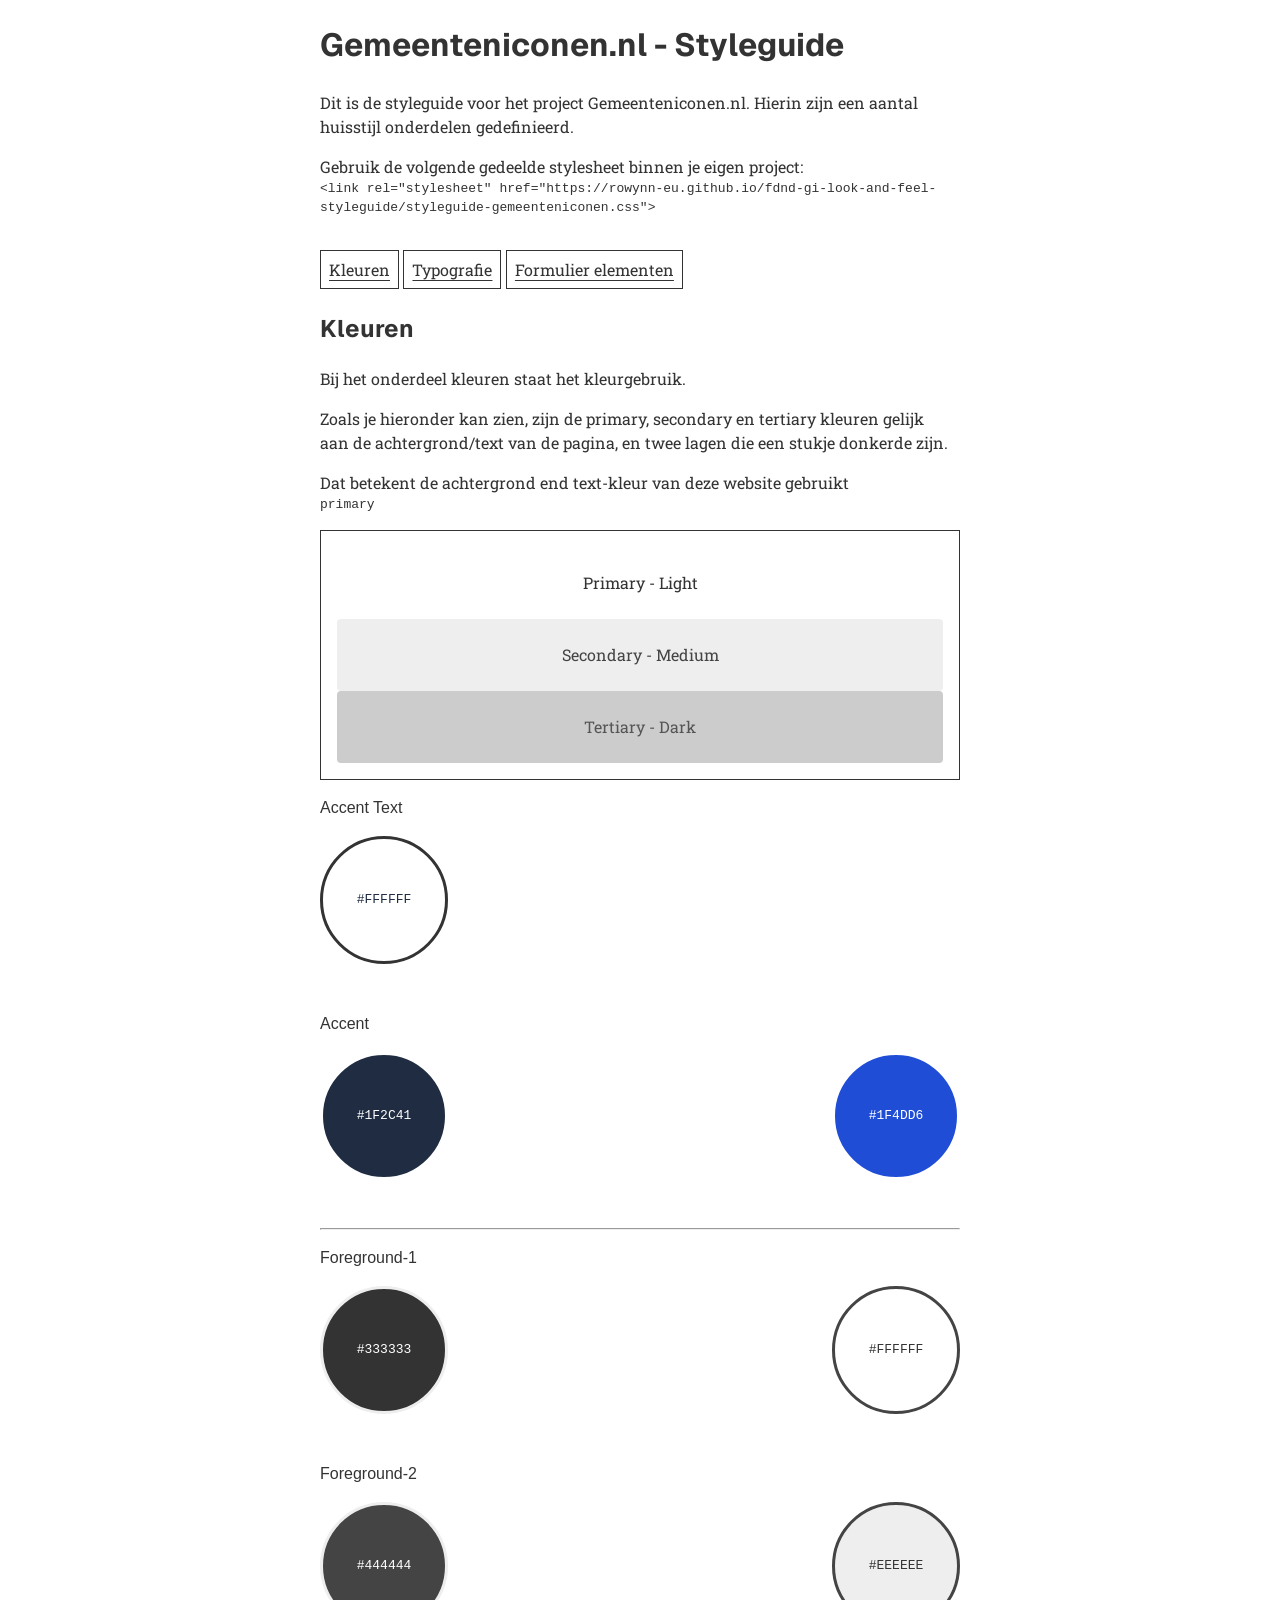
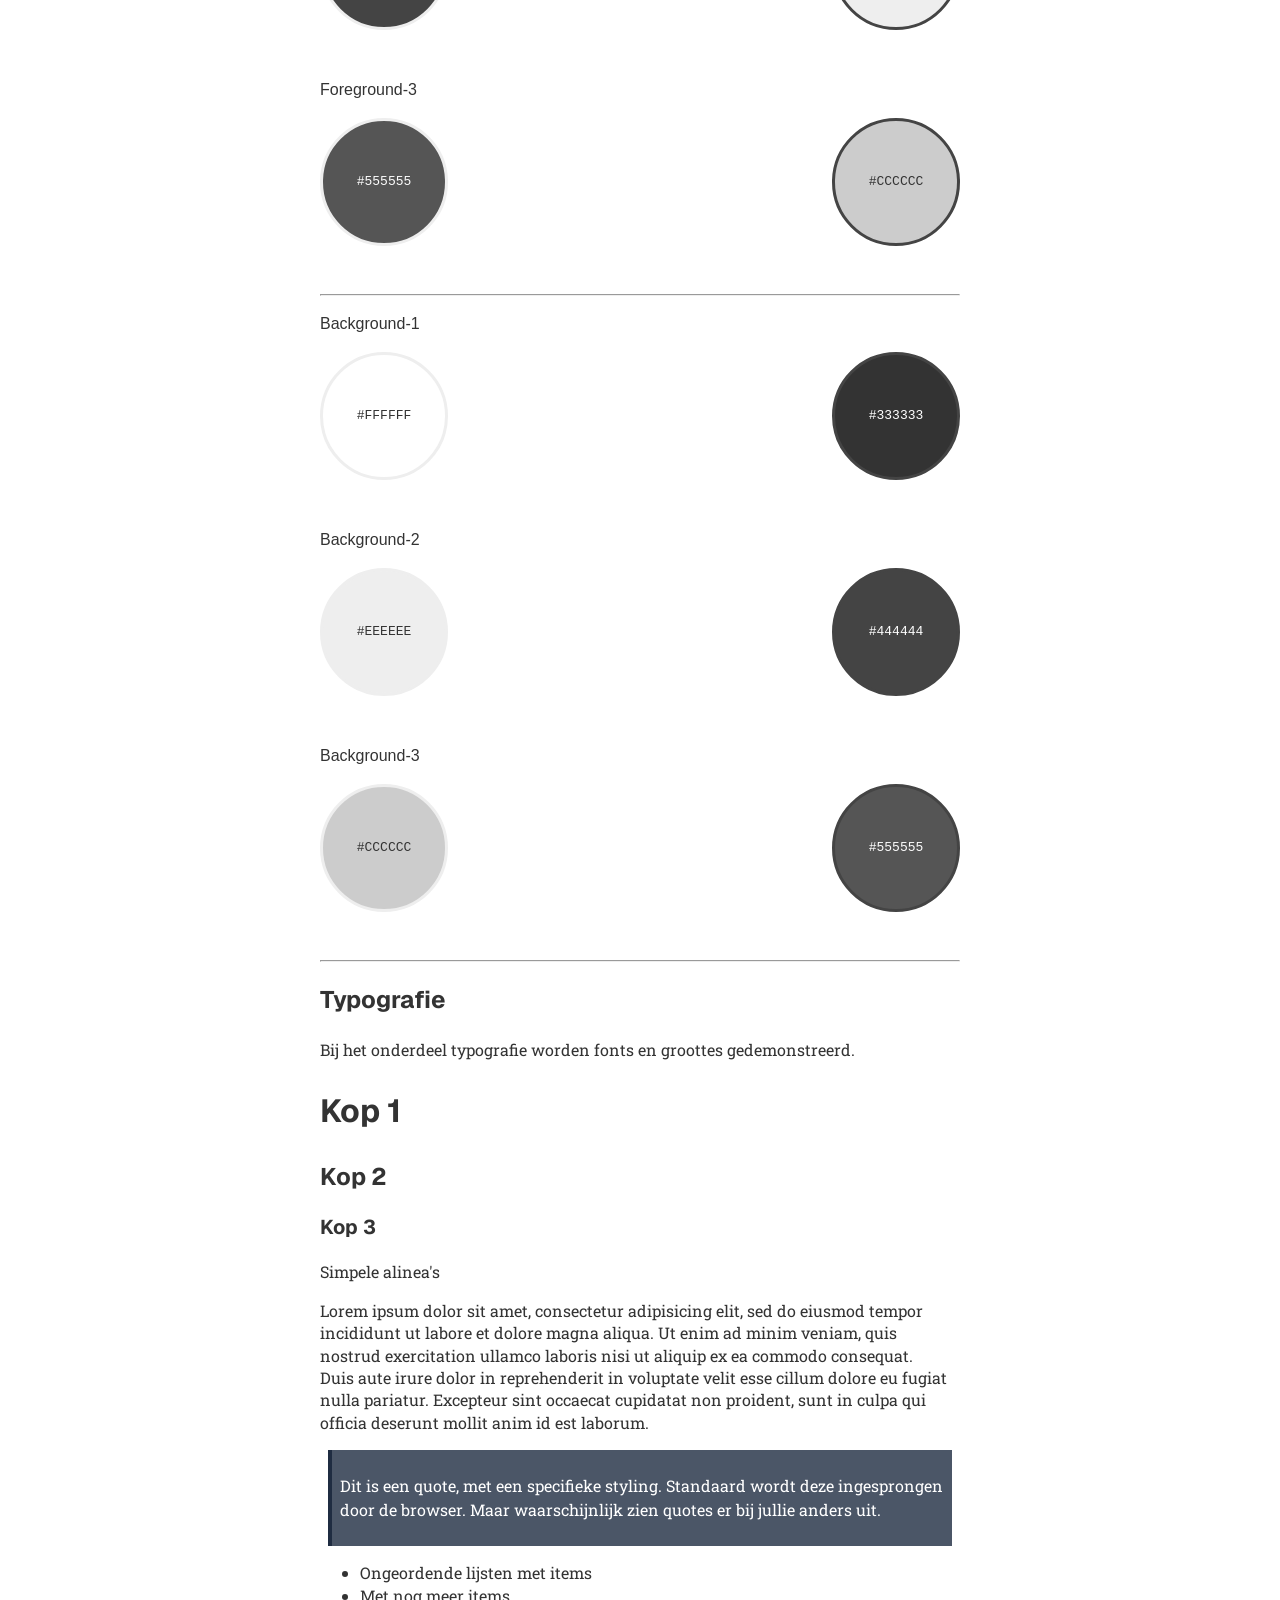
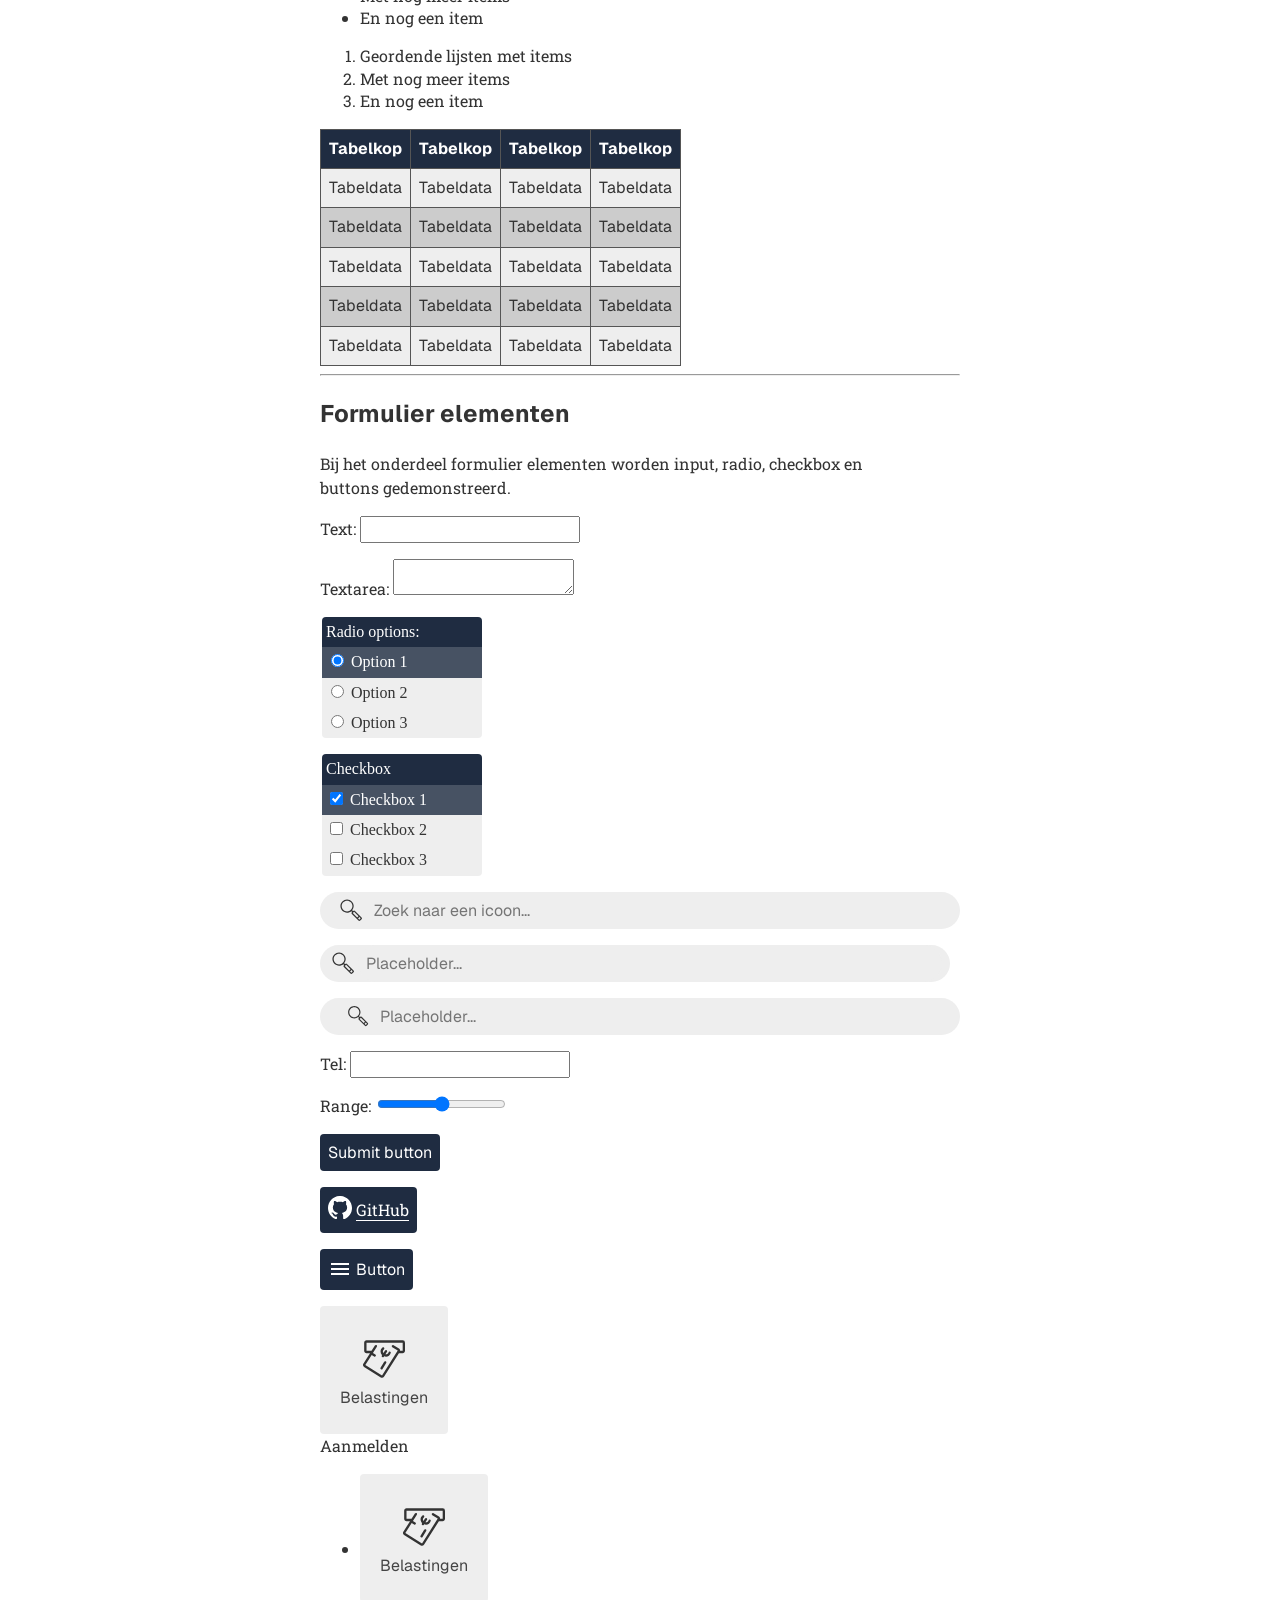
<file: index.html>
<!DOCTYPE html>
<html lang="nl">
  <head>
    <meta charset="utf-8">
    <meta name="viewport" content="width=device-width, initial-scale=1.0">
    <title>Gemeenteniconen.nl - Styleguide</title>
    <link rel="stylesheet" href="index.css">
    <link rel="stylesheet" href="styleguide-gemeenteniconen.css">
  </head>
  <body>

    <header>
      <h1>Gemeenteniconen.nl - Styleguide</h1>
      <p>Dit is de styleguide voor het project Gemeenteniconen.nl. Hierin zijn een aantal huisstijl onderdelen gedefinieerd.</p>
      <p>Gebruik de volgende gedeelde stylesheet binnen je eigen project:
        <!-- Pas deze aan zodra deze repository live staat op GitHub Pages -->
         <br>
        <code>&lt;link rel=&quot;stylesheet&quot; href=&quot;https://rowynn-eu.github.io/fdnd-gi-look-and-feel-styleguide/styleguide-gemeenteniconen.css&quot;&gt;</code>
        <br>
      </p>
    </header>

    <nav>
      <a href="#kleur">Kleuren</a>
      <a href="#typografie">Typografie</a>
      <a href="#formulieren">Formulier elementen</a>
      <!-- En eventueel meer categorieën en componenten -->
    </nav>

<label for="" class="label-filter"></label>
    <section id="kleur">

      <h2>Kleuren</h2>
      <p>Bij het onderdeel kleuren staat het kleurgebruik.</p>

      <p>Zoals je hieronder kan zien, zijn de primary, secondary en tertiary kleuren gelijk aan de achtergrond/text van de pagina, en twee lagen die een stukje donkerde zijn.</p>
      <p>Dat betekent de achtergrond end text-kleur van deze website gebruikt <code> primary </code></p>

      <div style="border: 1px solid var(--fg-0); padding: var(--spacing-md); ">
            <div class="primary button">
              <p>Primary - Light</p>
            </div>
            <div class="secondary button">
              <p>Secondary - Medium</p>
            </div>
            <div class="tertiary button">
              <p>Tertiary - Dark</p>
            </div>
      </div>

      <figure>
        <code class="">#FFFFFF</code>
        <figcaption>Accent Text</figcaption>
      </figure>
      <figure>
        <code class="">#1F2C41</code>
        <code class="">#1F4DD6</code>
        <figcaption>Accent</figcaption>
      </figure>
      <hr>

      <figure>
        <code class="">#333333</code>
        <code class="">#FFFFFF</code>
        <figcaption>Foreground-1</figcaption>
      </figure>
      <figure>
        <code class="">#444444</code>
        <code class="">#EEEEEE</code>
        <figcaption>Foreground-2</figcaption>
      </figure>
      <figure>
        <code class="">#555555</code>
        <code class="">#CCCCCC</code>
        <figcaption>Foreground-3</figcaption>
      </figure>
      <hr>

      <figure>
        <code class="">#FFFFFF</code>
        <code class="">#333333</code>
        <figcaption>Background-1</figcaption>
      </figure>
      <figure>
        <code class="">#EEEEEE</code>
        <code class="">#444444</code>
        <figcaption>Background-2</figcaption>
      </figure>
      <figure>
        <code class="">#CCCCCC</code>
        <code class="">#555555</code>
        <figcaption>Background-3</figcaption>
      </figure>

    </section>

    <hr>

    <section id="typografie">

      <h2>Typografie</h2>
      <p>Bij het onderdeel typografie worden fonts en groottes gedemonstreerd.</p>

      <h1 class="h1">Kop 1</h1>
      <h2 class="h2">Kop 2</h2>
      <h3 class="h3">Kop 3</h3>

      <p class="p">Simpele alinea's</p>
      
      <p class="">Lorem ipsum dolor sit amet, consectetur adipisicing elit, sed do eiusmod
      tempor incididunt ut labore et dolore magna aliqua. Ut enim ad minim veniam,
      quis nostrud exercitation ullamco laboris nisi ut aliquip ex ea commodo
      consequat. Duis aute irure dolor in reprehenderit in voluptate velit esse
      cillum dolore eu fugiat nulla pariatur. Excepteur sint occaecat cupidatat non
      proident, sunt in culpa qui officia deserunt mollit anim id est laborum.</p>

      <blockquote class="">
        <p>Dit is een quote, met een specifieke styling. Standaard wordt deze ingesprongen door de browser. Maar waarschijnlijk zien quotes er bij jullie anders uit.</p>
      </blockquote>

      <ul class="">
        <li>Ongeordende lijsten met items</li>
        <li>Met nog meer items</li>
        <li>En nog een item</li>
      </ul>

      <ol class="">
        <li>Geordende lijsten met items</li>
        <li>Met nog meer items</li>
        <li>En nog een item</li>
      </ol>

      <table class="">
        <thead>
          <tr>
            <th>Tabelkop</th>
            <th>Tabelkop</th>
            <th>Tabelkop</th>
            <th>Tabelkop</th>
          </tr>
        </thead>
        <tbody>
          <tr>
            <td>Tabeldata</td>
            <td>Tabeldata</td>
            <td>Tabeldata</td>
            <td>Tabeldata</td>
          </tr>
          <tr>
            <td>Tabeldata</td>
            <td>Tabeldata</td>
            <td>Tabeldata</td>
            <td>Tabeldata</td>
          </tr>
          <tr>
            <td>Tabeldata</td>
            <td>Tabeldata</td>
            <td>Tabeldata</td>
            <td>Tabeldata</td>
          </tr>
          <tr>
            <td>Tabeldata</td>
            <td>Tabeldata</td>
            <td>Tabeldata</td>
            <td>Tabeldata</td>
          </tr>
          <tr>
            <td>Tabeldata</td>
            <td>Tabeldata</td>
            <td>Tabeldata</td>
            <td>Tabeldata</td>
          </tr>
        </tbody>
      </table>

    </section>

    <hr>
    
    <section id="formulieren">

      <h2>Formulier elementen</h2>
      <p>Bij het onderdeel formulier elementen worden input, radio, checkbox en buttons gedemonstreerd.</p>

      <form class="">

        <p>
          <label class="">
            Text: 
            <input type="text" class="">
          </label>
        </p>

        <p>
          <label class="">
            Textarea: 
            <textarea class=""></textarea>
          </label>
        </p>

        <fieldset>
          <legend class="">Radio options:</legend>

          <label class="label-filter">
            <input type="radio" name="radio-options" value="option 1" checked class="">
            Option 1
          </label>

          <label class="label-filter">
            <input type="radio" name="radio-options" value="option 2" class="">
            Option 2
          </label>

          <label class="label-filter">
            <input type="radio" name="radio-options" value="option 3" class="">
            Option 3
          </label>
        </fieldset>
        
        <fieldset class="filter">
          <legend class="filter-legend">Checkbox</legend>

          <label class="label-filter">
            <input type="checkbox" name="checkbox-1" checked class="">
            Checkbox 1
          </label>

          <label class="label-filter">
            <input type="checkbox" name="checkbox-2" class="">
            Checkbox 2
          </label>

          <label class="label-filter">
            <input type="checkbox" name="chekcbox-3" class="">
            Checkbox 3
          </label>
        </fieldset>

        <search>
          <label class="">
            <svg xmlns="http://www.w3.org/2000/svg" viewBox="0 0 48 48">
              <path d="m40.43 35.48-10.4-10.37a1.983 1.983 0 0 0-2.82 0l-.35.35-1.28-1.28a10.45 10.45 0 0 0 2.42-6.7c0-5.79-4.71-10.5-10.5-10.5S7 11.69 7 17.48s4.71 10.5 10.5 10.5c2.53 0 4.85-.9 6.66-2.39l1.28 1.28-.35.35c-.78.78-.78 2.05 0 2.83l10.4 10.37c.39.39.9.59 1.41.59s1.02-.2 1.41-.59l2.12-2.12a1.983 1.983 0 0 0 0-2.82Zm-22.94-9.49c-4.69 0-8.5-3.81-8.5-8.5s3.81-8.5 8.5-8.5 8.5 3.81 8.5 8.5-3.81 8.5-8.5 8.5Zm11.13.53 6.99 6.96-2.12 2.12-6.99-6.96 2.12-2.12Zm8.28 12.49-2-2 2.12-2.12 2 2-2.12 2.12Z"/>
            </svg> 
            <input type="search" class="input-search" placeholder="Zoek naar een icoon...">
          </label>
        </search>

        <p>
          <label class="label-search">
            <svg xmlns="http://www.w3.org/2000/svg" viewBox="0 0 48 48">
              <path d="m40.43 35.48-10.4-10.37a1.983 1.983 0 0 0-2.82 0l-.35.35-1.28-1.28a10.45 10.45 0 0 0 2.42-6.7c0-5.79-4.71-10.5-10.5-10.5S7 11.69 7 17.48s4.71 10.5 10.5 10.5c2.53 0 4.85-.9 6.66-2.39l1.28 1.28-.35.35c-.78.78-.78 2.05 0 2.83l10.4 10.37c.39.39.9.59 1.41.59s1.02-.2 1.41-.59l2.12-2.12a1.983 1.983 0 0 0 0-2.82Zm-22.94-9.49c-4.69 0-8.5-3.81-8.5-8.5s3.81-8.5 8.5-8.5 8.5 3.81 8.5 8.5-3.81 8.5-8.5 8.5Zm11.13.53 6.99 6.96-2.12 2.12-6.99-6.96 2.12-2.12Zm8.28 12.49-2-2 2.12-2.12 2 2-2.12 2.12Z"/>
            </svg> 
            <input type="search" class="input-search" placeholder="Placeholder...">
          </label>
        </p>

        <search class="label-search">
          <label>
            <svg xmlns="http://www.w3.org/2000/svg" viewBox="0 0 48 48">
              <path d="m40.43 35.48-10.4-10.37a1.983 1.983 0 0 0-2.82 0l-.35.35-1.28-1.28a10.45 10.45 0 0 0 2.42-6.7c0-5.79-4.71-10.5-10.5-10.5S7 11.69 7 17.48s4.71 10.5 10.5 10.5c2.53 0 4.85-.9 6.66-2.39l1.28 1.28-.35.35c-.78.78-.78 2.05 0 2.83l10.4 10.37c.39.39.9.59 1.41.59s1.02-.2 1.41-.59l2.12-2.12a1.983 1.983 0 0 0 0-2.82Zm-22.94-9.49c-4.69 0-8.5-3.81-8.5-8.5s3.81-8.5 8.5-8.5 8.5 3.81 8.5 8.5-3.81 8.5-8.5 8.5Zm11.13.53 6.99 6.96-2.12 2.12-6.99-6.96 2.12-2.12Zm8.28 12.49-2-2 2.12-2.12 2 2-2.12 2.12Z"/>
            </svg> 
            <input type="search" class="input-search" placeholder="Placeholder...">
          </label>
        </search>
        
        <p>
          <label class="">
            Tel: 
            <input type="tel" class="">
          </label>
        </p>

        <p>
          <label class="">
            Range: 
            <input type="range" class="">
          </label>
        </p>

        <p>
          <input type="submit" value="Submit button" class="button accent">
        </p>


        <p><a href="./" class="button button-github accent">GitHub</a></p>

        <p>
          <button type="button" class="button button-menu accent">Button</button>
        </p>

        <p>
          <label for="">
            
            <button type="button" class="button-card secondary">
              <svg xmlns="http://www.w3.org/2000/svg" viewBox="0 0 48 48">
                                <path d="M40 8H9c-1.1 0-2 .9-2 2v7c0 1.1.9 2 2 2h3.02l-5.73 9.06c-.59.93-.31 2.17.62 2.76l14.32 9.04c.94.59 2.17.31 2.76-.62L36.76 19h3.23c1.1 0 1.99-.9 2-2V9.99a2 2 0 0 0-2-2Zm-7.82 4.14c-.47-.29-1.08-.15-1.38.31-.29.47-.15 1.08.31 1.38l4.67 2.94-13.47 21.38L8 29.14l5.44-8.63 2.1 1.33c.47.3 1.08.16 1.38-.31.3-.47.16-1.08-.31-1.38l-2.1-1.33 3.37-5.35c.29-.47.15-1.08-.31-1.38-.47-.29-1.08-.15-1.38.31L13.3 17H9.02v-7h31v7h-2.25c.09-.74-.24-1.5-.91-1.93l-4.66-2.94Zm-6.29 15.27-3.11 5.1c-.29.48-.92.63-1.4.34-.48-.29-.63-.92-.34-1.4l3.11-5.1c.29-.48.92-.63 1.4-.34.48.29.63.92.34 1.4Zm3.94-8.67a4.056 4.056 0 0 1-1.55 2.44c-1.21.91-2.79 1.06-4.18.56l-.19.31c-.3.47-.91.61-1.38.31a.994.994 0 0 1-.31-1.38l.2-.31c-.12-.12-.24-.22-.35-.35-.78-.96-1.13-2.14-.99-3.32.14-1.12.71-2.11 1.61-2.79.44-.33 1.07-.24 1.4.2.33.44.24 1.07-.2 1.4-.46.35-.75.86-.82 1.43-.07.59.1 1.18.46 1.68l1.37-2.17c.3-.47.91-.61 1.38-.31.47.3.61.91.31 1.38l-1.38 2.17c.65.12 1.33 0 1.87-.41.41-.31.69-.76.79-1.25.11-.54.64-.89 1.18-.78.54.11.89.64.78 1.18Z"></path>
                            </svg>Belastingen</button>
            Aanmelden
          </label>
          
        </p>
      </form>

      <ul>
        <li class="button-card">
            <button class="button button-card secondary">
              <svg xmlns="http://www.w3.org/2000/svg" viewBox="0 0 48 48">
                  <path d="M40 8H9c-1.1 0-2 .9-2 2v7c0 1.1.9 2 2 2h3.02l-5.73 9.06c-.59.93-.31 2.17.62 2.76l14.32 9.04c.94.59 2.17.31 2.76-.62L36.76 19h3.23c1.1 0 1.99-.9 2-2V9.99a2 2 0 0 0-2-2Zm-7.82 4.14c-.47-.29-1.08-.15-1.38.31-.29.47-.15 1.08.31 1.38l4.67 2.94-13.47 21.38L8 29.14l5.44-8.63 2.1 1.33c.47.3 1.08.16 1.38-.31.3-.47.16-1.08-.31-1.38l-2.1-1.33 3.37-5.35c.29-.47.15-1.08-.31-1.38-.47-.29-1.08-.15-1.38.31L13.3 17H9.02v-7h31v7h-2.25c.09-.74-.24-1.5-.91-1.93l-4.66-2.94Zm-6.29 15.27-3.11 5.1c-.29.48-.92.63-1.4.34-.48-.29-.63-.92-.34-1.4l3.11-5.1c.29-.48.92-.63 1.4-.34.48.29.63.92.34 1.4Zm3.94-8.67a4.056 4.056 0 0 1-1.55 2.44c-1.21.91-2.79 1.06-4.18.56l-.19.31c-.3.47-.91.61-1.38.31a.994.994 0 0 1-.31-1.38l.2-.31c-.12-.12-.24-.22-.35-.35-.78-.96-1.13-2.14-.99-3.32.14-1.12.71-2.11 1.61-2.79.44-.33 1.07-.24 1.4.2.33.44.24 1.07-.2 1.4-.46.35-.75.86-.82 1.43-.07.59.1 1.18.46 1.68l1.37-2.17c.3-.47.91-.61 1.38-.31.47.3.61.91.31 1.38l-1.38 2.17c.65.12 1.33 0 1.87-.41.41-.31.69-.76.79-1.25.11-.54.64-.89 1.18-.78.54.11.89.64.78 1.18Z"></path>
              </svg>Belastingen</button>
        </li>
      </ul>
    
    </section>


    <!-- En eventueel meer categorieën en componenten -->

  </body>
</html>
</file>
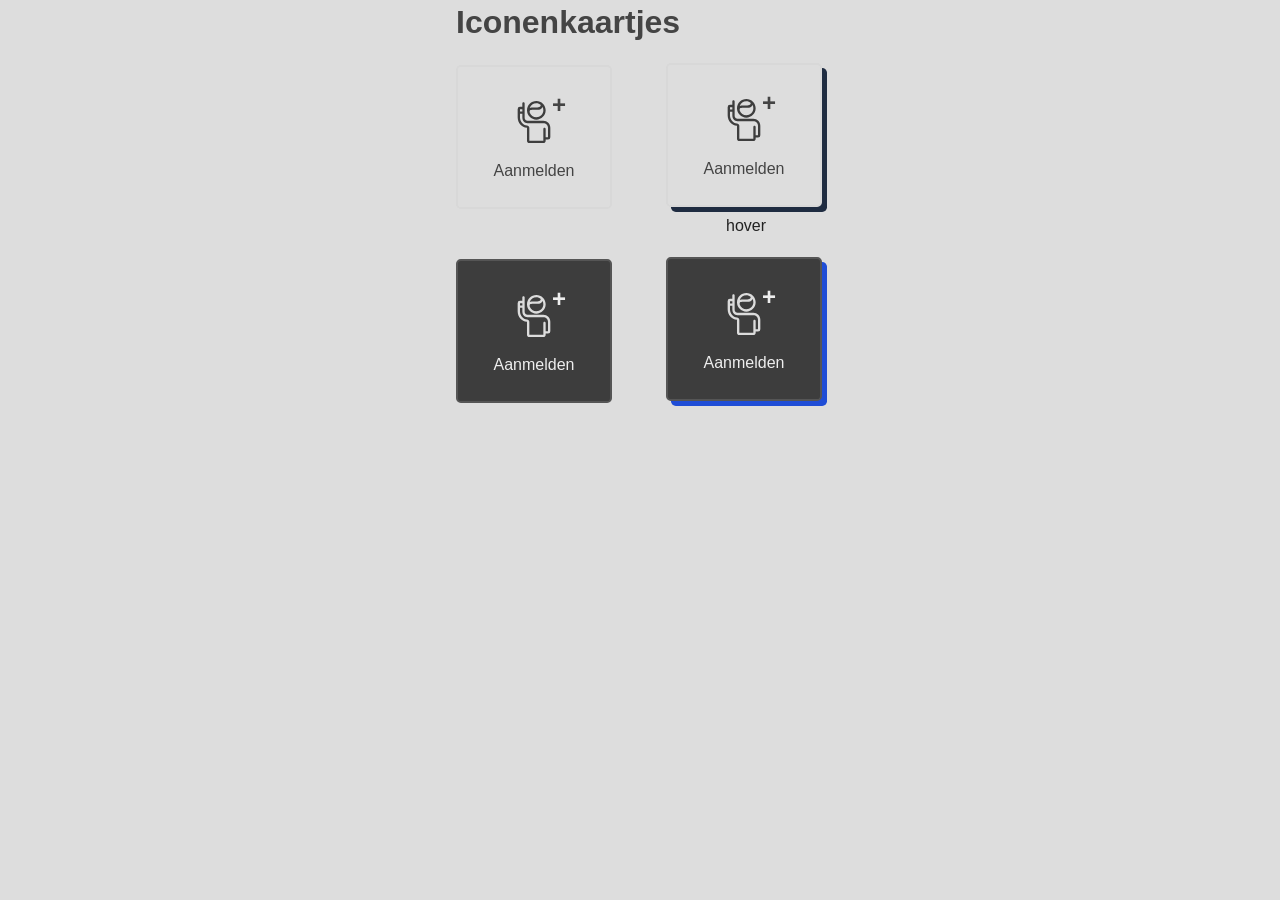
<file: Iconenkaartjes/Iconenkaartjes.html>
<!doctype html>
<html lang="nl">
<head>
  <meta charset="utf-8">
  <meta name="viewport" content="width=device-width, initial-scale=1">
  <title>Iconenkaartjes</title>
  <link rel="stylesheet" href="Iconenkaartjes.css">
</head>
<body class="iconenpagina">
  <main>
    <h1>Iconenkaartjes</h1>
    <section class="iconenkaartjes">
      <a class="iconenkaartje" href="#">
        <span class="iconenkaartje__icoon-wrap"><img class="iconenkaartje__icoon" src="../assets/icons/Gebruikersvraag-line.svg"><span class="iconenkaartje__plus">+</span></span>
        <span class="iconenkaartje__label">Aanmelden</span>
      </a>
      <a class="iconenkaartje is-hover" href="#">
        <span class="iconenkaartje__icoon-wrap"><img class="iconenkaartje__icoon" src="../assets/icons/Gebruikersvraag-line.svg"><span class="iconenkaartje__plus">+</span></span>
        <span class="iconenkaartje__label">Aanmelden</span>
      </a>
      <span class="iconenkaartjes__bijschrift">hover</span>
      <a class="iconenkaartje iconenkaartje--donker" href="#">
        <span class="iconenkaartje__icoon-wrap"><img class="iconenkaartje__icoon" src="../assets/icons/Gebruikersvraag-line.svg"><span class="iconenkaartje__plus">+</span></span>
        <span class="iconenkaartje__label">Aanmelden</span>
      </a>
      <a class="iconenkaartje iconenkaartje--donker is-hover" href="#">
        <span class="iconenkaartje__icoon-wrap"><img class="iconenkaartje__icoon" src="../assets/icons/Gebruikersvraag-line.svg"><span class="iconenkaartje__plus">+</span></span>
        <span class="iconenkaartje__label">Aanmelden</span>
      </a>
    </section>
  </main>
</body>
</html>
</file>
<file: index.css>
/* Generieke stijlen voor jullie styleguide
   Waarschijnlijk hoef je hier niet zoveel voor aan te passen, maar dat mag natuurlijk wel */

/* We gebruiken hier Cascade layers, wat mogelijke problemen met Specificiteit voorkomt
   https://developer.mozilla.org/en-US/docs/Learn_web_development/Core/Styling_basics/Cascade_layers
   https://css-tricks.com/css-cascade-layers/ */


@layer generiek {

  html, body {
    scroll-behavior: smooth;

        figcaption {
      font-family: inherit;
    }
  }

  body {
    max-width: 40em;
    margin: auto;
    background: #fff;
  }

  nav:not([class]),
  h1:not([class]),
  h2:not([class]),
  p:not([class]),
  figcaption:not([class]) {
    font-family: sans-serif;
    line-height: 1.5;
  }

  p:not([class]) > code:not([class]) {
    display: block;
  }

  fieldset:not([class]) {
    margin-block: 1em;
  }

  nav:not([class]) > a {
    padding: .5em;
    border: 1px solid;
    color: inherit;
    text-decoration: none;
    &:hover, &:focus {
      text-decoration: underline;
    }
  }

  figure:not([class]) {
    display: grid;
    grid-template-columns: 1fr;
    grid-template-areas: 
    "figcaption figcaption"
    "code-1 code-2";
    align-items: center;
    gap: 1rem;
    margin: 1rem 0;
    padding-bottom: 2em;
    > code {
      grid-area: code-1;
      display: grid;
      place-items: center;
      border-radius: 50%;
      height: auto;
      width: 128px;
      aspect-ratio: 1;
    }
    > figcaption {
      grid-area: figcaption;
      align-self: start;
    }

    code:nth-of-type(1) {
      grid-area: code-1;
    }
    
    code:nth-of-type(2) {
      grid-area: code-2;
    }
  }

  figure:nth-of-type(1) {

    code { 
      color:var(--accent);
      background-color: var(--accent-text);
      border: 0.25em solid var(--fg-0);
    }

    > code:nth-of-type(1) {
      color-scheme: light;
    }

    > code:nth-of-type(2) {
      color-scheme: dark;
    }
  }

    figure:nth-of-type(2) {

    code { 
      color:var(--accent-text);
      background-color: var(--accent);
      border: 0.25em solid var(--accent-text);
    }

    > code:nth-of-type(1) {
      color-scheme: light;
    }

    > code:nth-of-type(2) {
      color-scheme: dark;
    }
  }

  figure:nth-of-type(3) {

    code { 
      color:var(--bg-0);
      background-color: var(--fg-0);
      border: 0.25em solid var(--bg-1);
    }

    > code:nth-of-type(1) {
      color-scheme: light;
    }

    > code:nth-of-type(2) {
      color-scheme: dark;
    }
  }

    figure:nth-of-type(4) {

    code { 
      color:var(--bg-0);
      background-color: var(--fg-1);
      border: 0.25em solid var(--bg-1);
    }

    > code:nth-of-type(1) {
      color-scheme: light;
    }

    > code:nth-of-type(2) {
      color-scheme: dark;
    }
  }

    figure:nth-of-type(5) {

    code { 
      color:var(--bg-0);
      background-color: var(--fg-2);
      border: 0.25em solid var(--bg-1);
    }

    > code:nth-of-type(1) {
      color-scheme: light;
    }

    > code:nth-of-type(2) {
      color-scheme: dark;
    }
  }

    figure:nth-of-type(6) {

    code { 
      color:var(--fg-0);
      background-color: var(--bg-0);
      border: 0.25em solid var(--bg-1);
    }

    > code:nth-of-type(1) {
      color-scheme: light;
    }

    > code:nth-of-type(2) {
      color-scheme: dark;
    }
  }
  
    figure:nth-of-type(7) {

    code { 
      color:var(--fg-0);
      background-color: var(--bg-1);
      border: 0.25em solid var(--bg-1);
    }

    > code:nth-of-type(1) {
      color-scheme: light;
    }

    > code:nth-of-type(2) {
      color-scheme: dark;
    }
  }

    figure:nth-of-type(8) {

    code { 
      color:var(--fg-0);
      background-color: var(--bg-2);
      border: 0.25em solid var(--bg-1);
    }

    > code:nth-of-type(1) {
      color-scheme: light;
    }

    > code:nth-of-type(2) {
      color-scheme: dark;
    }
  }

}
</file>
<file: styleguide-gemeenteniconen.css>
/* We gebruiken hier Cascade layers, wat mogelijke problemen met Specificiteit voorkomt
   https://developer.mozilla.org/en-US/docs/Learn_web_development/Core/Styling_basics/Cascade_layers
   https://css-tricks.com/css-cascade-layers/ */

@layer styleguide {

    /* *********** */
    /* MARK: GEIST */
    /* *********** */

    @font-face {
        font-family: 'Geist';
        font-display: fallback;
        font-weight: 400;
        font-style: normal;
        src: url(./assets/fonts/geist/static/geist-latin-400-normal.woff2) format("woff2"), 
            url(./assets/fonts/geist/static/geist-latin-400-normal.woff) format("woff"), 
            url(./assets/fonts/geist/static/geist-latin-400-normal.ttf) format("ttf");
    }

    @font-face {
        font-family: 'Geist';
        font-display: fallback;
        font-weight: 400;
        font-style: italic;
        src: url(./assets/fonts/geist/static/geist-latin-400-italic.woff2) format("woff2"), 
            url(./assets/fonts/geist/static/geist-latin-400-italic.woff) format("woff"), 
            url(./assets/fonts/geist/static/geist-latin-400-italic.ttf) format("ttf");
    }

    @font-face {
        font-family: 'Geist';
        font-display: fallback;
        font-weight: 700;
        font-style: normal;
        src: url(./assets/fonts/geist/static/geist-latin-700-normal.woff2) format("woff2"), 
            url(./assets/fonts/geist/static/geist-latin-700-normal.woff) format("woff"), 
            url(./assets/fonts/geist/static/geist-latin-700-normal.ttf) format("ttf");
    }

    @font-face {
        font-family: 'Geist';
        font-display: fallback;
        font-weight: 700;
        font-style: italic;
        src: url(./assets/fonts/geist/static/geist-latin-700-italic.woff2) format("woff2"), 
            url(./assets/fonts/geist/static/geist-latin-700-italic.woff) format("woff"), 
            url(./assets/fonts/geist/static/geist-latin-700-italic.ttf) format("ttf");
    }

        /* ***************** */
        /* MARK: ROBOTO SLAB */
        /* ***************** */

    @font-face {
        font-family: 'Roboto Slab';
        font-display: fallback;
        font-weight: 400;
        font-style: normal;
        src: url(./assets/fonts/roboto-slab/static/roboto-slab-latin-400-normal.woff2) format("woff2"), 
            url(./assets/fonts/roboto-slab/static/roboto-slab-latin-400-normal.woff) format("woff"), 
            url(./assets/fonts/roboto-slab/static/roboto-slab-latin-400-normal.ttf) format("ttf");
    }

    @font-face {
        font-family: 'Roboto Slab';
        font-display: fallback;
        font-weight: 700;
        font-style: normal;
        src: url(./assets/fonts/roboto-slab/static/roboto-slab-latin-700-normal.woff2) format("woff2"), 
            url(./assets/fonts/roboto-slab/static/roboto-slab-latin-700-normal.woff) format("woff"), 
            url(./assets/fonts/roboto-slab/static/roboto-slab-latin-700-normal.ttf) format("ttf");
    }

    /* *********************** */
    /* MARK: CUSTOM PROPERTIES */
    /* *********************** */

    *, *:before, *:after {
        box-sizing: border-box;
    }

    :root {
        color-scheme: light dark;

        /* **************** */
        /* MARK: FOREGROUND */
        /* **************** */

        --fg-0: light-dark(#333, #fff);
        --fg-1: light-dark(#444, #eee);
        --fg-2: light-dark(#555,#ccc);

        /* **************** */
        /* MARK: BACKGROUND */
        /* **************** */

        --bg-0: light-dark(#fff, #333);
        --bg-1: light-dark(#eee, #444);
        --bg-2: light-dark(#ccc, #555);

        /* ************ */
        /* MARK: ACCENT */
        /* ************ */

        --accent:          light-dark(#1F2C41, #1F4DD6);
        --accent-muted:    light-dark(#1F2C41CC, #1F4DD666); /* light: 80% dark: 40% */
        --accent-text:     #fff;

        /* ************* */
        /* MARK: SPACING */
        /* ************* */

        --spacing-xs:   0.25rem;      /* 4px */
        --spacing-sm:   0.5rem;       /* 8px */
        --spacing-md:   1rem;         /* 16px */
        --spacing-lg:   2rem;         /* 32px */
        --spacing-xl:   3rem;         /* 48px */
        --spacing-xxl:  4rem;         /* 64px */

        /* ************* */
        /* MARK: ROUNDED */
        /* *************  */

        --rounded-xs:   0.25rem;      /* 4px */
        --rounded-sm:   0.5rem;       /* 8px */
        --rounded-md:   1rem;         /* 16px */
        --rounded-lg:   2rem;         /* 32px */
        --rounded-xl:   3rem;         /* 48px */
        --rounded-xxl:  4rem;         /* 64px */
    }

    /* ****************************************** */
    /* Schrijf hier de verschillende stijlen, die */
    /* gedeeld gaan worden door jullie projecten  */
    /* ****************************************** */


    /* ************* */
    /* MARK: KLEUREN */
    /* ************* */
    
    /* ************************************************************** */
    /* Primary is een samenvoeging van Foreground-1 en Background-1.  */
    /* ************************************************************** */

    .primary { 
        color:var(--fg-0);
        background-color:var(--bg-0);
    }

    /* **************************************************************** */
    /* Secondary is een samenvoeging van Foreground-2 en Background-2.  */
    /* **************************************************************** */

    .secondary { 
        color:var(--fg-1);
        background-color:var(--bg-1);
    }

    /* *************************************************************** */
    /* Tertiary is een samenvoeging van Foreground-3 en Background-3.  */
    /* *************************************************************** */

    .tertiary { 
        color:var(--fg-2);
        background-color:var(--bg-2);
    }
    
    .accent {
        color: var(--accent-text);
        background-color: var(--accent);
    }

    .accent-muted {
        color: var(--accent-text);
        background-color: var(--accent-muted);
    }

    .accent-fg {
        color: var(--accent);
    }

    .accent-bg {
        background-color: var(--accent);
    }


    /* **************************************************************** */
    /* Soms wil je dat een element altijd licht is, of donker.          */
    /* In dat geval, kan je deze class selectors toevoegen aan je HTML. */
    /* **************************************************************** */
    
    .light-mode {
        color-scheme: light;
    }

    .dark-mode {
        color-scheme: dark;
    }


    /* **************** */
    /* MARK: TYPOGRAFIE */
    /* **************** */


    body {
        color: var(--fg-0);
        background-color: var(--bg-0);

        line-height: 1.4;

        h1, h2, h3, h4, h5, h6 {
            font-family: "Geist", Tahoma, sans-serif;
            font-weight: 700;
            text-wrap: balance;
            overflow-wrap: break-word;
            /* hyphens: auto; */
            /* line-height: 1.2; */
        }

        /* ***************************************************** */
        /* In het geval dat je een h2 wilt stijlen als een h3,   */
        /* zodat het semantsich goed is, maar visueel kleiner,   */
        /* gebruik heading-grootte.                              */   
        /* ***************************************************** */


        h1, .heading-large {
            font-size: 2rem;
        }

        h2, .heading-medium {
            font-size: 1.5rem;
        }

        h3, .heading-small {
            font-size: 1.25rem;
        }

        p, a, ol, ul, em, strong {
            font-family: 'Roboto Slab', serif;
            font-weight: 400;
        }

        p, li  {
            max-width: 70ch;
            /* hyphens: auto; */
        }

        b, strong {
            font-weight: 500;
        }

        a {
            color: inherit;
            text-underline-offset: var(--spacing-xs);
            text-decoration-thickness: 1px;
            text-decoration: underline;
            font-weight: 500;
            
            &:focus-visible {
                text-decoration: none;
                translate: 0 -1px;
            }

            &:hover {
                text-decoration: none;
                translate: 0 -1px;
                outline: var(--fg-0);
            }
        }

        article, section {
            text-wrap: pretty;
        }

        blockquote {
            color: var(--accent-text);
            background-color: var(--accent-muted);
            
            border-left: var(--spacing-xs) solid var(--accent);
            
            padding:var(--spacing-sm);
            margin: var(--spacing-sm);

            
        }

        /* ************ */
        /* MARK: TABLES */
        /* ************ */

        table {
            font-family: 'Geist';
            border-collapse: collapse;
            background-color:var(--bg-1);
            border: 1px solid var(--fg-2);

            thead {
                color: var(--accent-text);
                background-color:var(--accent);
            }

            th, td {
                border: 1px solid var(--fg-2);
                padding: var(--spacing-sm);
            }

            tbody > tr:nth-of-type(even) {
                background-color: var(--bg-2);
            }

        }

        button, input {
            font-family: 'Geist';
            font-size: inherit;
        }
    }

    a, button, input {
        cursor: pointer;
    }

    /* ************* */
    /* MARK: FILTERS */
    /* ************* */

    fieldset{
        width: fit-content;
        background-color: var(--bg-1);
        padding: 0;
        border: none;
        border-radius: var(--rounded-xs);

        :last-child{
            border-radius: 0 0 var(--rounded-xs) var(--rounded-xs);
        }
    }

    legend{
        background-color: var(--accent);
        width: 100%;
        box-sizing: border-box;
        padding: var(--spacing-xs);
        color: var(--accent-text);
        border-radius: var(--rounded-xs) var(--rounded-xs) 0 0;
    }

    .label-filter{
        min-width: 160px;
        display: block;
        padding: var(--spacing-xs);
        transition-duration: 0.125s;

        &:has(input:checked){
            background-color: var(--accent-muted);
            color: var(--accent-text);
        }

        &:hover {
            background-color: color-mix(in srgb, var(--accent-muted) 40%, transparent 60%);
        }
    }

    /* ************ */
    /* MARK: SEARCH */
    /* ************ */ 

    search {
        width: 100%;
        border-radius: var(--rounded-lg);
        background-color: var(--bg-1);
        transition-duration: 0.125s;
        margin-top: var(--spacing-md);
        margin-bottom: var(--spacing-md);

        label {
            display: flex;
            align-items: center;
            padding: 0 var(--spacing-md);

            svg {
                fill: var(--fg-0);
                width: var(--spacing-lg);
            }

        input, .input-search {
            font-size: inherit;
            outline: none;
            border: none;

            width: 100%;

            color: var(--fg-0);
            background-color: inherit;

            padding: var(--spacing-sm);
        }
        } 

        /* wanneer iets in de search gefocussed word, gebeurt dit */
        &:focus-within, &:hover {
            box-shadow: 0 0 calc(2px + 0.5px) var(--fg-0);
        }
    }

    /*  *************************************************************************
        Ik weet dat dit DRY breekt een beetje, maar in het geval dat je het niet
        in een <search> element gaat nesten, dan werkt hij hier met .class
        selectors ook.  
    *****************************************************************************/

    .label-search {
        display: flex;
        align-items: center;

        padding: 0 var(--spacing-sm);
        margin-top: var(--spacing-md);
        margin-bottom: var(--spacing-md);

        width: 100%;
        box-sizing: border-box;
        
        border-radius: var(--rounded-lg);
        background-color: var(--bg-1);

        transition-duration: 0.125s;

         svg {
            fill: var(--fg-0);
            width: 32px;
        }

        input, .input-search {
            font-size: inherit;
            outline: none;
            border: none;
            border-radius: var(--rounded-lg);

            
            width: 100%;

            color: var(--fg-0);
            background-color: inherit;

            padding: var(--spacing-sm);
        }
   
        /* 
            Ik kan me herinneren dat Sanne iets zij over kleinere schermen 
            te ondersteunen kan je een halve pixel toevoegen met calc(), 
            maar 2.5px als waarde werkt niet. Idk? 
        */
        &:focus-within, &:hover {
            box-shadow: 0 0 calc(2px + 0.5px) var(--fg-0);
        }
    }
    
    /* ************* */
    /* MARK: BUTTONS */
    /* ************* */

    button, .button{
        display: flex;
        justify-content: center;
        align-items: center;
        padding: var(--spacing-sm);
        transition-duration: 0.125s;
        
        border-radius: var(--rounded-xs);
        border: none;

        &:hover, &:focus {
            text-decoration-line: underline;
            translate: 0 -2px;
        }

    }

    .button-card {
        flex-direction: column;
        
        width: 8rem;
        height: 8rem;

        > svg, img {
            fill: var(--fg-0);
            aspect-ratio: 1 / 1;
            width: 50%;
            height: 50%;
        }

        &:hover, &:focus {
            box-shadow: 0.25rem 0.25rem 0rem 0rem var(--accent);
            translate: 0 -0.25rem;
        }
    }

    .button-max {
        /* LET OP: Bevat padding!!! */
        justify-self: center;
        width: calc-size(100%, size - var(--spacing-md));
    }

    .button-menu {

        &::before {
            padding-right: var(--spacing-xs);
            content: url('./assets/icons/menu.svg') / 'Open';
        }

        &.is-open::before {
            padding-right: 0;
            content: url('./assets/icons/close.svg') / 'Sluit';
        }
    }

    .button-github {
        width: fit-content;
        &::before {
            padding-right: var(--spacing-xs);
            content: url('./assets/icons/github-invertocat-white.svg') / 'Open' /* belangrijk dat je dan de knop GitHub noemt */
        }
    }

    .is-open {
        translate: 0; 
    }

    /* ********** */
    /* MARK: A11Y */
    /* ********** */
    
    .skip {
        z-index: 90;
        display: block;
        padding: var(--spacing-xs);

        position: fixed;
        translate: -1000%;
        
        &:focus {
            outline-color: var(--bg-0);
            color: var(--bg-0) ;
            background-color: var(--fg-0);
            translate: unset;
        }
    }

    .visually-hidden {
        translate: -200%;
        &:focus {
            translate: unset;
        }
    }


    /* **************** */
    /* MARK: CONTAINERS */
    /* **************** */

}
</file>
<file: Iconenkaartjes/Iconenkaartjes.css>
* {
  box-sizing: border-box;
}

.iconenpagina {
  min-height: 100vh;
  margin: 0;
  padding: 0.25rem 0.75rem 2rem;
  background: #ddd;
  color: #444;
  font-family: Arial, sans-serif;
}

.iconenpagina main {
  max-width: 23rem;
  margin: auto;
}

.iconenpagina h1 {
  margin: 0 0 1.5rem;
  font-size: 2rem;
}

.iconenkaartjes {
  display: grid;
  grid-template-columns: repeat(2, 1fr);
  gap: 1.5rem 3.5rem;
}

.iconenkaartje {
  display: flex;
  min-height: 9rem;
  flex-direction: column;
  align-items: center;
  justify-content: center;
  gap: 0.7rem;
  padding: 0.75rem;
  border: 2px solid #d8d8d8;
  border-radius: 0.3rem;
  background: #ddd;
  color: #444;
  text-align: center;
  text-decoration: none;
  transition: transform 160ms, box-shadow 160ms;
}

.iconenkaartje--donker {
  border-color: #555;
  background: #3d3d3d;
  color: #eee;
}

.iconenkaartje__icoon-wrap {
  position: relative;
  width: 3.5rem;
  height: 3.5rem;
}

.iconenkaartje__icoon {
  width: 100%;
  height: 100%;
  filter: brightness(0) opacity(0.72);
}

.iconenkaartje--donker .iconenkaartje__icoon {
  filter: brightness(0) invert(1) opacity(0.82);
}

.iconenkaartje__plus {
  position: absolute;
  top: -0.2rem;
  right: -0.25rem;
  font-size: 1.5rem;
  font-weight: 600;
}

.iconenkaartjes__bijschrift {
  grid-column: 2;
  justify-self: center;
  margin-top: -1rem;
  color: #222;
}

.iconenkaartje:is(:hover, :focus-visible, .is-hover) {
  box-shadow: 5px 5px #1f2c41;
  transform: translate(-2px, -2px);
}

.iconenkaartje--donker:is(:hover, :focus-visible, .is-hover) {
  box-shadow: 5px 5px #1f4dd6;
}

@media (max-width: 22rem) {
  .iconenkaartjes {
    column-gap: 1rem;
  }
}

@media (prefers-reduced-motion: reduce) {
  .iconenkaartje {
    transition: none;
  }
}
</file>
